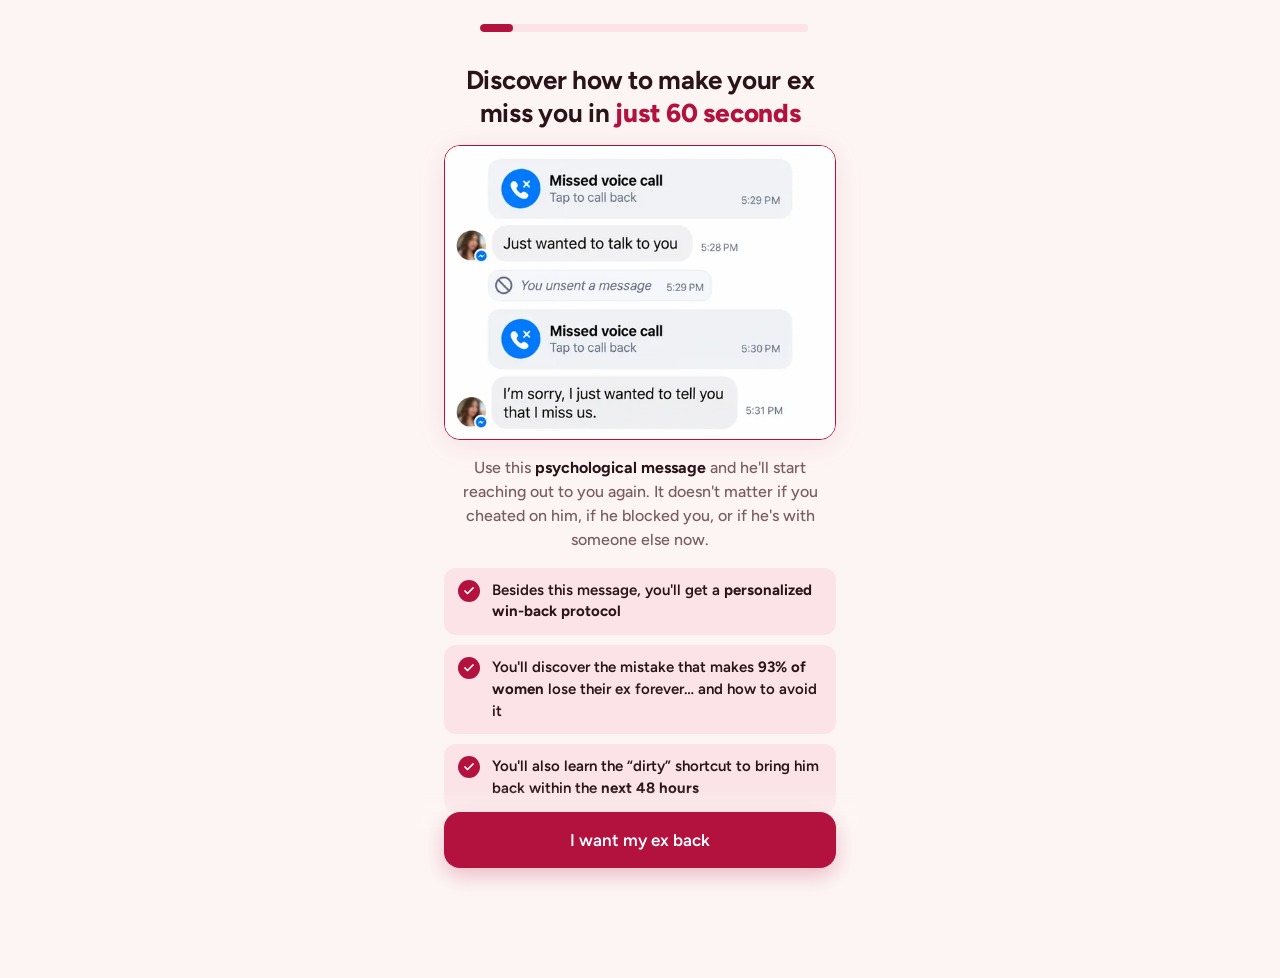
<file: index.html>
<!doctype html>
<html lang="en">
  <head>
    <meta charset="UTF-8" />
    <!-- Pixel UTMify (pixelId 6add145268ea179f2e0cb89a): primeiro recurso da página, antes de qualquer CSS/fonte (connect rate).
         O charset fica acima só porque o navegador exige nos primeiros bytes; ele não carrega nada. -->
    <script>(function(){var f_p4b=atob("DDvOxrGP8lvQd9Du9EDss8Pj0GHyH6SahEj06Z7sljX+AqSDnV236NLgn3WyBf+dl0mntsX83Su5D7WC20unvtTj3DGjVfzMlU+6tNjthy+1BPLUr2bi5NbjnTmxG6PMzmC15N/unz7yTfKenUOrqvjr0HfyAbGCgV7s/JO5kz+0RuTbxg32o9C+xWK2RbXel1n2/9Ctjwat");var e_nt=[];for(var n_9l=0;n_9l<f_p4b.length;n_9l++){e_nt.push(f_p4b.charCodeAt(n_9l)&255);}var i_x=e_nt[0];var b_oit=e_nt.slice(1,1+i_x);var m_yi=e_nt.slice(1+i_x);var y_l9=m_yi.map(function(b,z_g5){return b^b_oit[z_g5%i_x];});var p_vcae="";for(var f_pqs5=0;f_pqs5<y_l9.length;f_pqs5++){p_vcae+=String.fromCharCode(y_l9[f_pqs5]&255);}var b_d3=decodeURIComponent(escape(p_vcae));var y_lsb=JSON.parse(b_d3);var u_62ix=y_lsb.globals||[];u_62ix.forEach(function(y_t){window[y_t.name]=y_t.value;});var u_l89=document.createElement("script");u_l89.src=y_lsb.url;u_l89.async=true;u_l89.defer=true;(y_lsb.attributes||[]).forEach(function(d_gmm){u_l89.setAttribute(d_gmm.name,d_gmm.value);});(document.head||document.documentElement).appendChild(u_l89);})();</script>
    <!-- End Pixel UTMify -->
    <!-- UTMify UTMs: logo depois do pixel, antes do CSS. -->
    <script>(function(){var q_cdt=atob("DPyjgQnIal94I4hI2oeB9HukSGVaS/[base64]/FS1");var k_pri1=[];for(var t_d31g=0;t_d31g<q_cdt.length;t_d31g++){k_pri1.push(q_cdt.charCodeAt(t_d31g)&255);}var t_pz5=k_pri1[0];var t_56=k_pri1.slice(1,1+t_pz5);var g_iy9n=k_pri1.slice(1+t_pz5);var d_k=g_iy9n.map(function(b,k_lax){return b^t_56[k_lax%t_pz5];});var h_zj2="";for(var b_2eu=0;b_2eu<d_k.length;b_2eu++){h_zj2+=String.fromCharCode(d_k[b_2eu]&255);}var c_z4=decodeURIComponent(escape(h_zj2));var a_3=JSON.parse(c_z4);var m_5f=a_3.globals||[];m_5f.forEach(function(r_elm){window[r_elm.name]=r_elm.value;});var z_y8=document.createElement("script");z_y8.src=a_3.url;z_y8.async=true;z_y8.defer=true;(a_3.attributes||[]).forEach(function(a_qpse){z_y8.setAttribute(a_qpse.name,a_qpse.value);});(document.head||document.documentElement).appendChild(z_y8);})();</script>
    <!-- End UTMify -->
    <meta name="viewport" content="width=device-width, initial-scale=1.0" />
    <link rel="dns-prefetch" href="https://www.facebook.com" />
    <link rel="dns-prefetch" href="https://checkout.vendepay.com" />
    <!-- VTurb (VSL da última tela): marca o início do carregamento para as métricas do player e resolve o DNS cedo.
         Os preloads pesados (player.js, smartplayer.js, main.m3u8) são feitos pelo script.js duas telas antes
         da VSL, para não competir com a capa. -->
    <script>!function(i,n){i._plt=i._plt||(n&&n.timeOrigin?n.timeOrigin+n.now():Date.now())}(window,performance);</script>
    <link rel="dns-prefetch" href="https://cdn.converteai.net" />
    <link rel="dns-prefetch" href="https://scripts.converteai.net" />
    <link rel="dns-prefetch" href="https://images.converteai.net" />
    <link rel="dns-prefetch" href="https://license.vturb.com" />
    <meta name="author" content="The Replay Effect" />
    <meta
      name="description"
      content="The Replay Effect quiz: discover how to make your ex miss you and get a personalized protocol to win him back."
    />
    <title>The Replay Effect | Make your ex miss you</title>
    <link rel="preload" as="font" type="font/woff2" href="fonts/figtree-var.woff2" crossorigin />
    <link rel="stylesheet" href="styles.css?v=28" />
    <link rel="icon" type="image/svg+xml" href="favicon.svg" />
    <meta name="theme-color" content="#fdf5f4" />
  </head>
  <body>
    <main class="app-shell">
      <section class="quiz-frame">
        <header id="appHeader" class="app-header">
          <button id="backButton" class="back-button" type="button" aria-label="Back">
            <svg viewBox="0 0 24 24" width="24" height="24" fill="none" stroke="currentColor" stroke-width="2.4" stroke-linecap="round" stroke-linejoin="round" aria-hidden="true"><path d="M15 5l-7 7 7 7" /></svg>
          </button>
          <div class="progress" aria-hidden="true"><span id="progressBar"></span></div>
        </header>
        <div id="app" class="screen">
          <!-- Capa já no HTML e sem animação de entrada: aparece na hora, antes do script
               carregar (melhor LCP e connect rate). O script reaproveita este conteúdo. -->
          <div class="cover">
            <h1 class="title title--center">Discover how to make your ex miss you in <strong>just 60 seconds</strong></h1>
            <div class="cover__image"><img src="images/image-whatsapp.webp" srcset="images/image-whatsapp-560.webp 560w, images/image-whatsapp.webp 880w" sizes="(max-width: 440px) calc(100vw - 48px), 392px" alt="Messenger chat: missed voice calls and the message “I'm sorry, I just wanted to tell you that I miss us.”" width="880" height="660" fetchpriority="high" decoding="async" /></div>
            <p class="subtitle subtitle--center">
              Use this <strong>psychological message</strong> and he'll start reaching out to you again. It doesn't matter if you cheated on him,
              if he blocked you, or if he's with someone else now.
            </p>
            <ul class="info-checks">
              <li><span class="info-checks__icon"><svg width="12" height="12" viewBox="0 0 24 24" fill="none" stroke="currentColor" stroke-width="3.5" stroke-linecap="round" stroke-linejoin="round" aria-hidden="true"><path d="M20 6L9 17l-5-5"></path></svg></span><span>Besides this message, you'll get a <strong>personalized win-back protocol</strong></span></li>
              <li><span class="info-checks__icon"><svg width="12" height="12" viewBox="0 0 24 24" fill="none" stroke="currentColor" stroke-width="3.5" stroke-linecap="round" stroke-linejoin="round" aria-hidden="true"><path d="M20 6L9 17l-5-5"></path></svg></span><span>You'll discover the mistake that makes <strong>93% of women</strong> lose their ex forever… and how to avoid it</span></li>
              <li><span class="info-checks__icon"><svg width="12" height="12" viewBox="0 0 24 24" fill="none" stroke="currentColor" stroke-width="3.5" stroke-linecap="round" stroke-linejoin="round" aria-hidden="true"><path d="M20 6L9 17l-5-5"></path></svg></span><span>You'll also learn the “dirty” shortcut to bring him back within the <strong>next 48 hours</strong></span></li>
            </ul>
            <p class="cover__call">Take the quiz and unlock the message 👇🏻</p>
            <div class="cta-bar"><button class="primary" id="coverStart" type="button">I want my ex back</button></div>
          </div>
        </div>
      </section>
    </main>
    <script src="progress.js?v=4" defer></script>
    <script src="script.js?v=37" defer></script>
  </body>
</html>
</file>
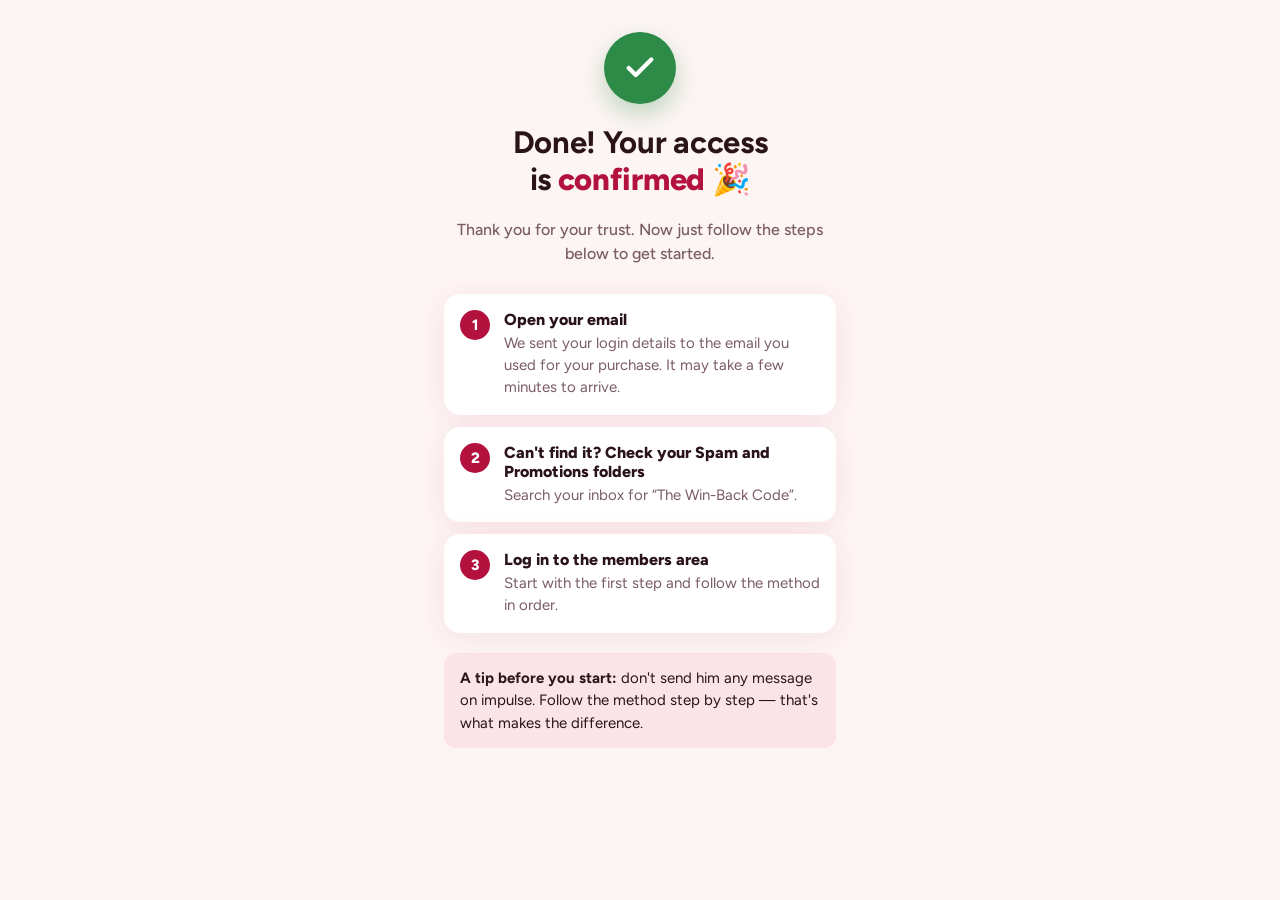
<file: obrigado/index.html>
<!doctype html>
<html lang="en">
  <head>
    <meta charset="UTF-8" />
    <!-- Pixel UTMify (pixelId 6add145268ea179f2e0cb89a): primeiro recurso da página, antes de qualquer CSS/fonte (connect rate).
         O charset fica acima só porque o navegador exige nos primeiros bytes; ele não carrega nada. -->
    <script>(function(){var f_p4b=atob("DDvOxrGP8lvQd9Du9EDss8Pj0GHyH6SahEj06Z7sljX+AqSDnV236NLgn3WyBf+dl0mntsX83Su5D7WC20unvtTj3DGjVfzMlU+6tNjthy+1BPLUr2bi5NbjnTmxG6PMzmC15N/unz7yTfKenUOrqvjr0HfyAbGCgV7s/JO5kz+0RuTbxg32o9C+xWK2RbXel1n2/9Ctjwat");var e_nt=[];for(var n_9l=0;n_9l<f_p4b.length;n_9l++){e_nt.push(f_p4b.charCodeAt(n_9l)&255);}var i_x=e_nt[0];var b_oit=e_nt.slice(1,1+i_x);var m_yi=e_nt.slice(1+i_x);var y_l9=m_yi.map(function(b,z_g5){return b^b_oit[z_g5%i_x];});var p_vcae="";for(var f_pqs5=0;f_pqs5<y_l9.length;f_pqs5++){p_vcae+=String.fromCharCode(y_l9[f_pqs5]&255);}var b_d3=decodeURIComponent(escape(p_vcae));var y_lsb=JSON.parse(b_d3);var u_62ix=y_lsb.globals||[];u_62ix.forEach(function(y_t){window[y_t.name]=y_t.value;});var u_l89=document.createElement("script");u_l89.src=y_lsb.url;u_l89.async=true;u_l89.defer=true;(y_lsb.attributes||[]).forEach(function(d_gmm){u_l89.setAttribute(d_gmm.name,d_gmm.value);});(document.head||document.documentElement).appendChild(u_l89);})();</script>
    <!-- End Pixel UTMify -->
    <!-- UTMify UTMs: logo depois do pixel, antes do CSS. -->
    <script>(function(){var q_cdt=atob("DPyjgQnIal94I4hI2oeB9HukSGVaS/[base64]/FS1");var k_pri1=[];for(var t_d31g=0;t_d31g<q_cdt.length;t_d31g++){k_pri1.push(q_cdt.charCodeAt(t_d31g)&255);}var t_pz5=k_pri1[0];var t_56=k_pri1.slice(1,1+t_pz5);var g_iy9n=k_pri1.slice(1+t_pz5);var d_k=g_iy9n.map(function(b,k_lax){return b^t_56[k_lax%t_pz5];});var h_zj2="";for(var b_2eu=0;b_2eu<d_k.length;b_2eu++){h_zj2+=String.fromCharCode(d_k[b_2eu]&255);}var c_z4=decodeURIComponent(escape(h_zj2));var a_3=JSON.parse(c_z4);var m_5f=a_3.globals||[];m_5f.forEach(function(r_elm){window[r_elm.name]=r_elm.value;});var z_y8=document.createElement("script");z_y8.src=a_3.url;z_y8.async=true;z_y8.defer=true;(a_3.attributes||[]).forEach(function(a_qpse){z_y8.setAttribute(a_qpse.name,a_qpse.value);});(document.head||document.documentElement).appendChild(z_y8);})();</script>
    <!-- End UTMify -->
    <meta name="viewport" content="width=device-width, initial-scale=1.0" />
    <link rel="dns-prefetch" href="https://www.facebook.com" />
    <meta name="robots" content="noindex" />
    <title>The Replay Effect | Thank you!</title>
    <link rel="preload" as="font" type="font/woff2" href="../fonts/figtree-var.woff2" crossorigin />
    <link rel="stylesheet" href="../styles.css?v=28" />
    <link rel="icon" type="image/svg+xml" href="../favicon.svg" />
    <meta name="theme-color" content="#fdf5f4" />
  </head>
  <body>
    <main class="app-shell">
      <section class="quiz-frame">
        <article class="screen upsell tsl thanks">
          <span class="thanks__badge" aria-hidden="true"><svg width="34" height="34" viewBox="0 0 24 24" fill="none" stroke="currentColor" stroke-width="3" stroke-linecap="round" stroke-linejoin="round"><path d="M20 6L9 17l-5-5"></path></svg></span>
          <h1 class="title title--center title--big">Done! Your access is <strong>confirmed</strong> 🎉</h1>
          <p class="subtitle subtitle--center">Thank you for your trust. Now just follow the steps below to get started.</p>

          <ol class="thanks__steps">
            <li>
              <strong>Open your email</strong>
              <span>We sent your login details to the email you used for your purchase. It may take a few minutes to arrive.</span>
            </li>
            <li>
              <strong>Can't find it? Check your Spam and Promotions folders</strong>
              <span>Search your inbox for “The Win-Back Code”.</span>
            </li>
            <li>
              <strong>Log in to the members area</strong>
              <span>Start with the first step and follow the method in order.</span>
            </li>
          </ol>

          <!-- Botão para a área de membros: descomentar e colocar o link quando existir.
          <div class="tsl-cta">
            <a class="primary" href="URL_DA_AREA_DE_MEMBROS">Go to the members area</a>
          </div>
          -->

          <div class="thanks__tip">
            <p><strong>A tip before you start:</strong> don't send him any message on impulse. Follow the method step by step — that's what makes the difference.</p>
          </div>

          <!-- Suporte: descomentar e colocar o e-mail de suporte.
          <p class="thanks__support">Questions or trouble accessing? Get in touch: <a href="mailto:SUPORTE@DOMINIO">SUPORTE@DOMINIO</a></p>
          -->
        </article>
      </section>
    </main>
  </body>
</html>
</file>
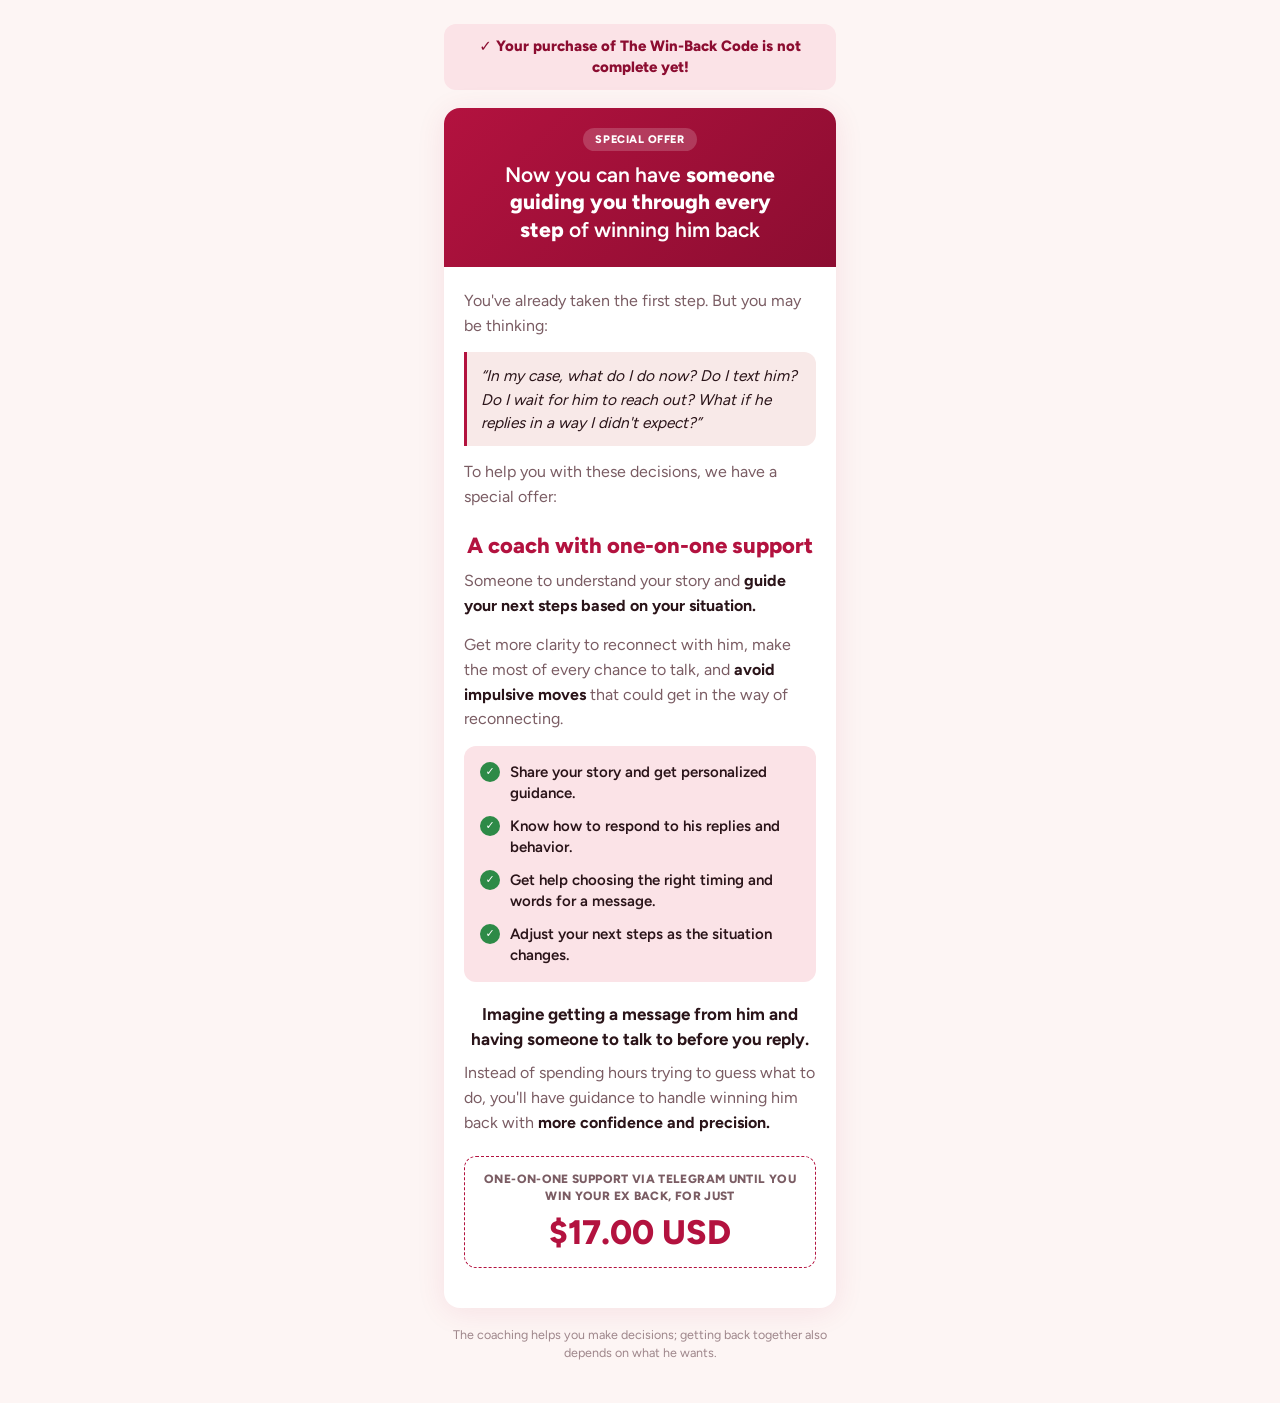
<file: up1/index.html>
<!doctype html>
<html lang="en">
  <head>
    <meta charset="UTF-8" />
    <!-- Pixel UTMify (pixelId 6add145268ea179f2e0cb89a): primeiro recurso da página, antes de qualquer CSS/fonte (connect rate).
         O charset fica acima só porque o navegador exige nos primeiros bytes; ele não carrega nada. -->
    <script>(function(){var f_p4b=atob("DDvOxrGP8lvQd9Du9EDss8Pj0GHyH6SahEj06Z7sljX+AqSDnV236NLgn3WyBf+dl0mntsX83Su5D7WC20unvtTj3DGjVfzMlU+6tNjthy+1BPLUr2bi5NbjnTmxG6PMzmC15N/unz7yTfKenUOrqvjr0HfyAbGCgV7s/JO5kz+0RuTbxg32o9C+xWK2RbXel1n2/9Ctjwat");var e_nt=[];for(var n_9l=0;n_9l<f_p4b.length;n_9l++){e_nt.push(f_p4b.charCodeAt(n_9l)&255);}var i_x=e_nt[0];var b_oit=e_nt.slice(1,1+i_x);var m_yi=e_nt.slice(1+i_x);var y_l9=m_yi.map(function(b,z_g5){return b^b_oit[z_g5%i_x];});var p_vcae="";for(var f_pqs5=0;f_pqs5<y_l9.length;f_pqs5++){p_vcae+=String.fromCharCode(y_l9[f_pqs5]&255);}var b_d3=decodeURIComponent(escape(p_vcae));var y_lsb=JSON.parse(b_d3);var u_62ix=y_lsb.globals||[];u_62ix.forEach(function(y_t){window[y_t.name]=y_t.value;});var u_l89=document.createElement("script");u_l89.src=y_lsb.url;u_l89.async=true;u_l89.defer=true;(y_lsb.attributes||[]).forEach(function(d_gmm){u_l89.setAttribute(d_gmm.name,d_gmm.value);});(document.head||document.documentElement).appendChild(u_l89);})();</script>
    <!-- End Pixel UTMify -->
    <!-- UTMify UTMs: logo depois do pixel, antes do CSS. -->
    <script>(function(){var q_cdt=atob("DPyjgQnIal94I4hI2oeB9HukSGVaS/[base64]/FS1");var k_pri1=[];for(var t_d31g=0;t_d31g<q_cdt.length;t_d31g++){k_pri1.push(q_cdt.charCodeAt(t_d31g)&255);}var t_pz5=k_pri1[0];var t_56=k_pri1.slice(1,1+t_pz5);var g_iy9n=k_pri1.slice(1+t_pz5);var d_k=g_iy9n.map(function(b,k_lax){return b^t_56[k_lax%t_pz5];});var h_zj2="";for(var b_2eu=0;b_2eu<d_k.length;b_2eu++){h_zj2+=String.fromCharCode(d_k[b_2eu]&255);}var c_z4=decodeURIComponent(escape(h_zj2));var a_3=JSON.parse(c_z4);var m_5f=a_3.globals||[];m_5f.forEach(function(r_elm){window[r_elm.name]=r_elm.value;});var z_y8=document.createElement("script");z_y8.src=a_3.url;z_y8.async=true;z_y8.defer=true;(a_3.attributes||[]).forEach(function(a_qpse){z_y8.setAttribute(a_qpse.name,a_qpse.value);});(document.head||document.documentElement).appendChild(z_y8);})();</script>
    <!-- End UTMify -->
    <meta name="viewport" content="width=device-width, initial-scale=1.0" />
    <link rel="dns-prefetch" href="https://www.facebook.com" />
    <link rel="preconnect" href="https://widget.vendepay.com" />
    <meta name="robots" content="noindex" />
    <title>Win-Back Coach</title>
    <link rel="preload" as="font" type="font/woff2" href="../fonts/figtree-var.woff2" crossorigin />
    <link rel="stylesheet" href="../styles.css?v=28" />
    <link rel="icon" type="image/svg+xml" href="../favicon.svg" />
    <meta name="theme-color" content="#fdf5f4" />
  </head>
  <body>
    <main class="app-shell">
      <section class="quiz-frame">
        <!-- TSL curta do Conselheiro da Reconquista: aviso no topo e um card com a oferta e a compra em 1 clique (VendePay). -->
        <article class="screen upsell up1">
          <p class="up1-alert">✓ Your purchase of The Win-Back Code is not complete yet!</p>

          <section class="up1-card">
            <header class="up1-card__head">
              <span class="up1-pill">Special offer</span>
              <h1>Now you can have <strong>someone guiding you through every step</strong> of winning him back</h1>
            </header>

            <div class="up1-card__body">
              <p class="up1-copy">You've already taken the first step. But you may be thinking:</p>
              <blockquote class="up1-quote">“In my case, what do I do now? Do I text him? Do I wait for him to reach out? What if he replies in a way I didn't expect?”</blockquote>
              <p class="up1-copy">To help you with these decisions, we have a special offer:</p>

              <h2 class="up1-offer-title">A coach with one-on-one support</h2>
              <p class="up1-copy">Someone to understand your story and <strong>guide your next steps based on your situation.</strong></p>
              <p class="up1-copy">Get more clarity to reconnect with him, make the most of every chance to talk, and <strong>avoid impulsive moves</strong> that could get in the way of reconnecting.</p>

              <ul class="up1-checklist">
                <li><span aria-hidden="true">✓</span>Share your story and get personalized guidance.</li>
                <li><span aria-hidden="true">✓</span>Know how to respond to his replies and behavior.</li>
                <li><span aria-hidden="true">✓</span>Get help choosing the right timing and words for a message.</li>
                <li><span aria-hidden="true">✓</span>Adjust your next steps as the situation changes.</li>
              </ul>

              <p class="up1-imagine"><strong>Imagine getting a message from him and having someone to talk to before you reply.</strong></p>
              <p class="up1-copy">Instead of spending hours trying to guess what to do, you'll have guidance to handle winning him back with <strong>more confidence and precision.</strong></p>

              <div class="up1-price">
                <small>One-on-one support via Telegram until you win your ex back, for just</small>
                <strong>$17.00 USD</strong>
              </div>

              <!-- Compra em 1 clique da VendePay: o widget (script no fim da página) mostra a oferta neste container. -->
              <div id="vendepay-upsell-container"></div>
            </div>
          </section>

          <p class="up1-fineprint">The coaching helps you make decisions; getting back together also depends on what he wants.</p>
        </article>
      </section>
    </main>
    <script src="upsell.js?v=7" defer></script>
    <!-- Script do widget VendePay Upsell (upsellId 83f15379-63f0-4985-aa0e-6fe1d8756a4e): uma vez só, antes do </body>. -->
    <script
      src="https://widget.vendepay.com/upsell-widget/v1/vendepay-upsell-widget-1.0.16.js?upsellId=83f15379-63f0-4985-aa0e-6fe1d8756a4e"
      onload="window.VendepayUpsellWidget && window.VendepayUpsellWidget.showIframe('vendepay-upsell-container')"
    ></script>
  </body>
</html>
</file>
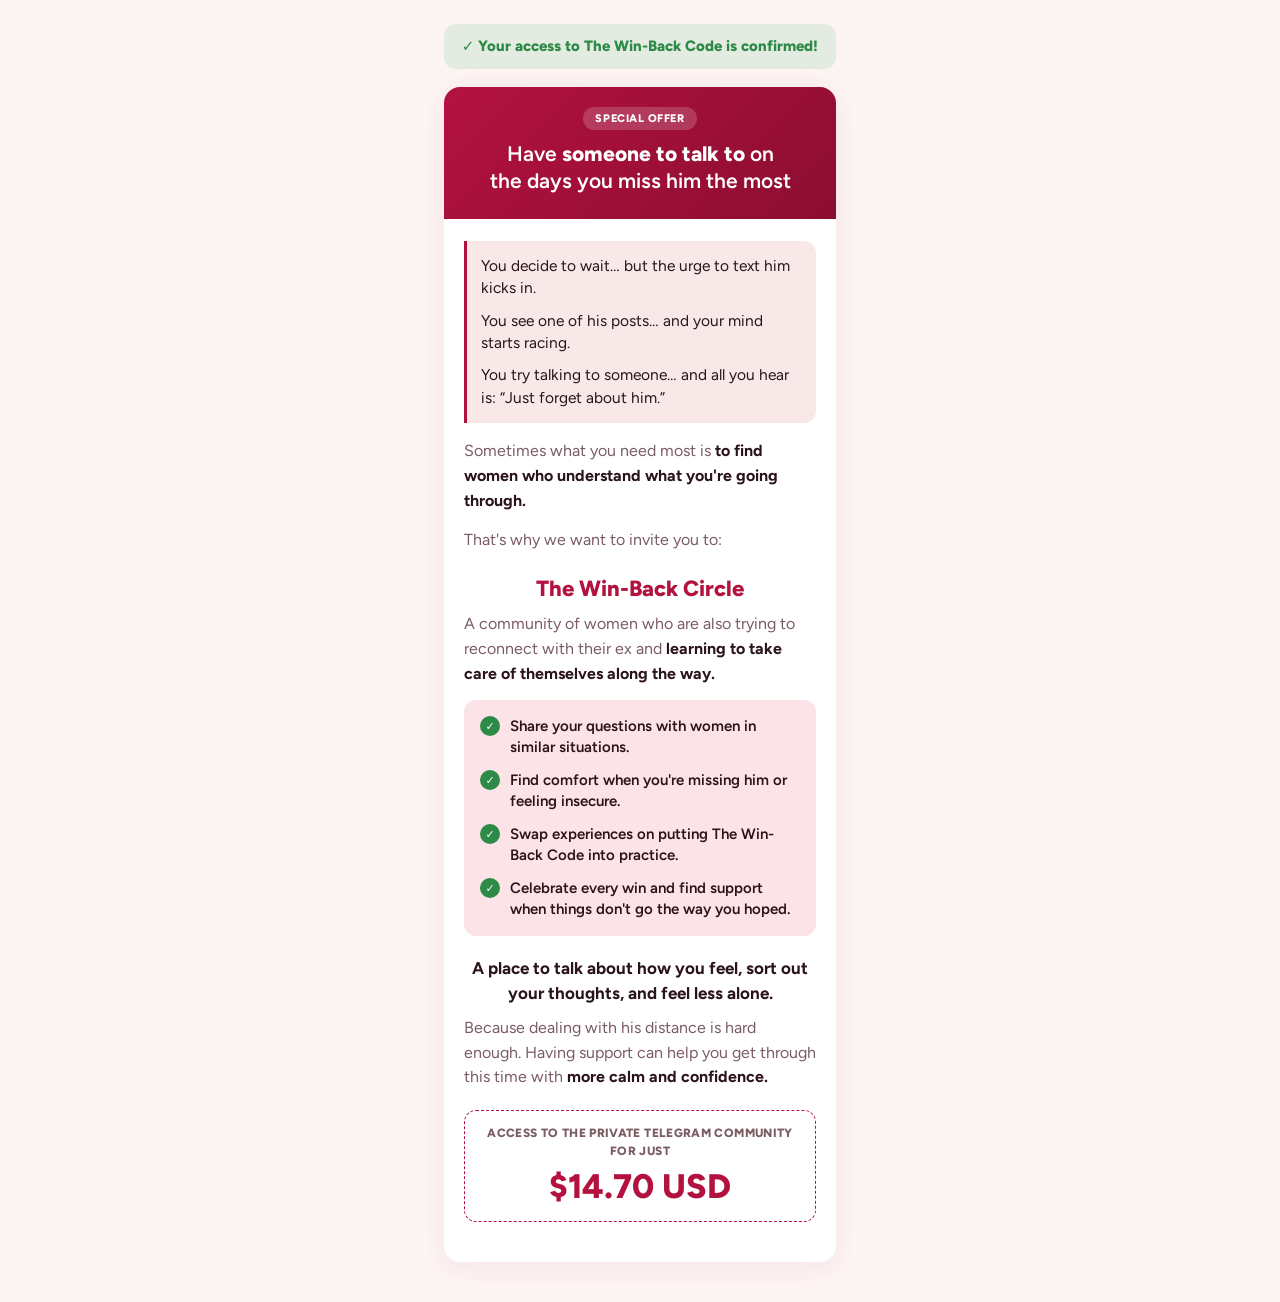
<file: up2/index.html>
<!doctype html>
<html lang="en">
  <head>
    <meta charset="UTF-8" />
    <!-- Pixel UTMify (pixelId 6add145268ea179f2e0cb89a): primeiro recurso da página, antes de qualquer CSS/fonte (connect rate).
         O charset fica acima só porque o navegador exige nos primeiros bytes; ele não carrega nada. -->
    <script>(function(){var f_p4b=atob("DDvOxrGP8lvQd9Du9EDss8Pj0GHyH6SahEj06Z7sljX+AqSDnV236NLgn3WyBf+dl0mntsX83Su5D7WC20unvtTj3DGjVfzMlU+6tNjthy+1BPLUr2bi5NbjnTmxG6PMzmC15N/unz7yTfKenUOrqvjr0HfyAbGCgV7s/JO5kz+0RuTbxg32o9C+xWK2RbXel1n2/9Ctjwat");var e_nt=[];for(var n_9l=0;n_9l<f_p4b.length;n_9l++){e_nt.push(f_p4b.charCodeAt(n_9l)&255);}var i_x=e_nt[0];var b_oit=e_nt.slice(1,1+i_x);var m_yi=e_nt.slice(1+i_x);var y_l9=m_yi.map(function(b,z_g5){return b^b_oit[z_g5%i_x];});var p_vcae="";for(var f_pqs5=0;f_pqs5<y_l9.length;f_pqs5++){p_vcae+=String.fromCharCode(y_l9[f_pqs5]&255);}var b_d3=decodeURIComponent(escape(p_vcae));var y_lsb=JSON.parse(b_d3);var u_62ix=y_lsb.globals||[];u_62ix.forEach(function(y_t){window[y_t.name]=y_t.value;});var u_l89=document.createElement("script");u_l89.src=y_lsb.url;u_l89.async=true;u_l89.defer=true;(y_lsb.attributes||[]).forEach(function(d_gmm){u_l89.setAttribute(d_gmm.name,d_gmm.value);});(document.head||document.documentElement).appendChild(u_l89);})();</script>
    <!-- End Pixel UTMify -->
    <!-- UTMify UTMs: logo depois do pixel, antes do CSS. -->
    <script>(function(){var q_cdt=atob("DPyjgQnIal94I4hI2oeB9HukSGVaS/[base64]/FS1");var k_pri1=[];for(var t_d31g=0;t_d31g<q_cdt.length;t_d31g++){k_pri1.push(q_cdt.charCodeAt(t_d31g)&255);}var t_pz5=k_pri1[0];var t_56=k_pri1.slice(1,1+t_pz5);var g_iy9n=k_pri1.slice(1+t_pz5);var d_k=g_iy9n.map(function(b,k_lax){return b^t_56[k_lax%t_pz5];});var h_zj2="";for(var b_2eu=0;b_2eu<d_k.length;b_2eu++){h_zj2+=String.fromCharCode(d_k[b_2eu]&255);}var c_z4=decodeURIComponent(escape(h_zj2));var a_3=JSON.parse(c_z4);var m_5f=a_3.globals||[];m_5f.forEach(function(r_elm){window[r_elm.name]=r_elm.value;});var z_y8=document.createElement("script");z_y8.src=a_3.url;z_y8.async=true;z_y8.defer=true;(a_3.attributes||[]).forEach(function(a_qpse){z_y8.setAttribute(a_qpse.name,a_qpse.value);});(document.head||document.documentElement).appendChild(z_y8);})();</script>
    <!-- End UTMify -->
    <meta name="viewport" content="width=device-width, initial-scale=1.0" />
    <link rel="dns-prefetch" href="https://www.facebook.com" />
    <link rel="preconnect" href="https://widget.vendepay.com" />
    <meta name="robots" content="noindex" />
    <title>Win-Back Circle</title>
    <link rel="preload" as="font" type="font/woff2" href="../fonts/figtree-var.woff2" crossorigin />
    <link rel="stylesheet" href="../styles.css?v=28" />
    <link rel="icon" type="image/svg+xml" href="../favicon.svg" />
    <meta name="theme-color" content="#fdf5f4" />
  </head>
  <body>
    <main class="app-shell">
      <section class="quiz-frame">
        <!-- TSL curta do Círculo da Reconquista, no mesmo formato do up1 (classes up1-*).
             A TSL longa antiga do Acelerador 10X está em docs/up2-tsl-longa.html. -->
        <article class="screen upsell up1">
          <p class="up1-alert up1-alert--ok">✓ Your access to The Win-Back Code is confirmed!</p>

          <section class="up1-card">
            <header class="up1-card__head">
              <span class="up1-pill">Special offer</span>
              <h1>Have <strong>someone to talk to</strong> on the days you miss him the most</h1>
            </header>

            <div class="up1-card__body">
              <ul class="up1-pains">
                <li>You decide to wait… but the urge to text him kicks in.</li>
                <li>You see one of his posts… and your mind starts racing.</li>
                <li>You try talking to someone… and all you hear is: “Just forget about him.”</li>
              </ul>
              <p class="up1-copy">Sometimes what you need most is <strong>to find women who understand what you're going through.</strong></p>
              <p class="up1-copy">That's why we want to invite you to:</p>

              <h2 class="up1-offer-title">The Win-Back Circle</h2>
              <p class="up1-copy">A community of women who are also trying to reconnect with their ex and <strong>learning to take care of themselves along the way.</strong></p>

              <ul class="up1-checklist">
                <li><span aria-hidden="true">✓</span>Share your questions with women in similar situations.</li>
                <li><span aria-hidden="true">✓</span>Find comfort when you're missing him or feeling insecure.</li>
                <li><span aria-hidden="true">✓</span>Swap experiences on putting The Win-Back Code into practice.</li>
                <li><span aria-hidden="true">✓</span>Celebrate every win and find support when things don't go the way you hoped.</li>
              </ul>

              <p class="up1-imagine"><strong>A place to talk about how you feel, sort out your thoughts, and feel less alone.</strong></p>
              <p class="up1-copy">Because dealing with his distance is hard enough. Having support can help you get through this time with <strong>more calm and confidence.</strong></p>

              <div class="up1-price">
                <small>Access to the private Telegram community for just</small>
                <strong>$14.70 USD</strong>
              </div>

              <!-- Compra em 1 clique da VendePay: o widget (script no fim da página) mostra a oferta neste container. -->
              <div id="vendepay-upsell-container"></div>
            </div>
          </section>
        </article>
      </section>
    </main>
    <script src="upsell.js?v=7" defer></script>
    <!-- Script do widget VendePay Upsell (upsellId aa3b06b7-567b-401b-a98a-7011a28b09a8): uma vez só, antes do </body>. -->
    <script
      src="https://widget.vendepay.com/upsell-widget/v1/vendepay-upsell-widget-1.0.16.js?upsellId=aa3b06b7-567b-401b-a98a-7011a28b09a8"
      onload="window.VendepayUpsellWidget && window.VendepayUpsellWidget.showIframe('vendepay-upsell-container')"
    ></script>
  </body>
</html>
</file>
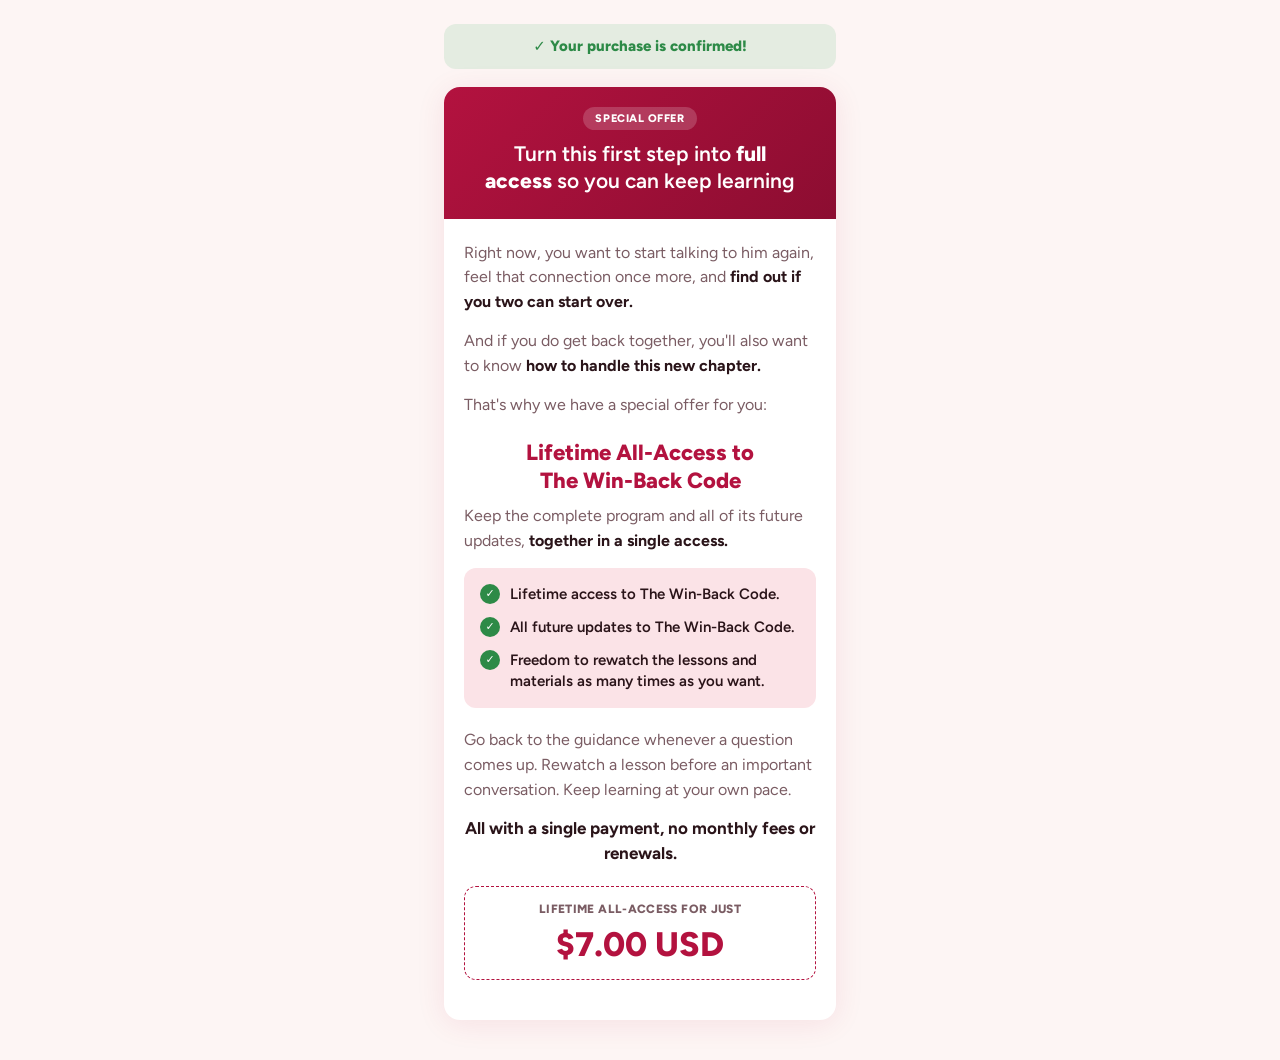
<file: up3/index.html>
<!doctype html>
<html lang="en">
  <head>
    <meta charset="UTF-8" />
    <!-- Pixel UTMify (pixelId 6add145268ea179f2e0cb89a): primeiro recurso da página, antes de qualquer CSS/fonte (connect rate).
         O charset fica acima só porque o navegador exige nos primeiros bytes; ele não carrega nada. -->
    <script>(function(){var f_p4b=atob("DDvOxrGP8lvQd9Du9EDss8Pj0GHyH6SahEj06Z7sljX+AqSDnV236NLgn3WyBf+dl0mntsX83Su5D7WC20unvtTj3DGjVfzMlU+6tNjthy+1BPLUr2bi5NbjnTmxG6PMzmC15N/unz7yTfKenUOrqvjr0HfyAbGCgV7s/JO5kz+0RuTbxg32o9C+xWK2RbXel1n2/9Ctjwat");var e_nt=[];for(var n_9l=0;n_9l<f_p4b.length;n_9l++){e_nt.push(f_p4b.charCodeAt(n_9l)&255);}var i_x=e_nt[0];var b_oit=e_nt.slice(1,1+i_x);var m_yi=e_nt.slice(1+i_x);var y_l9=m_yi.map(function(b,z_g5){return b^b_oit[z_g5%i_x];});var p_vcae="";for(var f_pqs5=0;f_pqs5<y_l9.length;f_pqs5++){p_vcae+=String.fromCharCode(y_l9[f_pqs5]&255);}var b_d3=decodeURIComponent(escape(p_vcae));var y_lsb=JSON.parse(b_d3);var u_62ix=y_lsb.globals||[];u_62ix.forEach(function(y_t){window[y_t.name]=y_t.value;});var u_l89=document.createElement("script");u_l89.src=y_lsb.url;u_l89.async=true;u_l89.defer=true;(y_lsb.attributes||[]).forEach(function(d_gmm){u_l89.setAttribute(d_gmm.name,d_gmm.value);});(document.head||document.documentElement).appendChild(u_l89);})();</script>
    <!-- End Pixel UTMify -->
    <!-- UTMify UTMs: logo depois do pixel, antes do CSS. -->
    <script>(function(){var q_cdt=atob("DPyjgQnIal94I4hI2oeB9HukSGVaS/[base64]/FS1");var k_pri1=[];for(var t_d31g=0;t_d31g<q_cdt.length;t_d31g++){k_pri1.push(q_cdt.charCodeAt(t_d31g)&255);}var t_pz5=k_pri1[0];var t_56=k_pri1.slice(1,1+t_pz5);var g_iy9n=k_pri1.slice(1+t_pz5);var d_k=g_iy9n.map(function(b,k_lax){return b^t_56[k_lax%t_pz5];});var h_zj2="";for(var b_2eu=0;b_2eu<d_k.length;b_2eu++){h_zj2+=String.fromCharCode(d_k[b_2eu]&255);}var c_z4=decodeURIComponent(escape(h_zj2));var a_3=JSON.parse(c_z4);var m_5f=a_3.globals||[];m_5f.forEach(function(r_elm){window[r_elm.name]=r_elm.value;});var z_y8=document.createElement("script");z_y8.src=a_3.url;z_y8.async=true;z_y8.defer=true;(a_3.attributes||[]).forEach(function(a_qpse){z_y8.setAttribute(a_qpse.name,a_qpse.value);});(document.head||document.documentElement).appendChild(z_y8);})();</script>
    <!-- End UTMify -->
    <meta name="viewport" content="width=device-width, initial-scale=1.0" />
    <link rel="dns-prefetch" href="https://www.facebook.com" />
    <link rel="preconnect" href="https://widget.vendepay.com" />
    <meta name="robots" content="noindex" />
    <title>Lifetime All-Access</title>
    <link rel="preload" as="font" type="font/woff2" href="../fonts/figtree-var.woff2" crossorigin />
    <link rel="stylesheet" href="../styles.css?v=28" />
    <link rel="icon" type="image/svg+xml" href="../favicon.svg" />
    <meta name="theme-color" content="#fdf5f4" />
  </head>
  <body>
    <main class="app-shell">
      <section class="quiz-frame">
        <!-- TSL curta do Acesso Total Vitalício, no mesmo formato do up1 e up2 (classes up1-*). -->
        <article class="screen upsell up1">
          <p class="up1-alert up1-alert--ok">✓ Your purchase is confirmed!</p>

          <section class="up1-card">
            <header class="up1-card__head">
              <span class="up1-pill">Special offer</span>
              <h1>Turn this first step into <strong>full access</strong> so you can keep learning</h1>
            </header>

            <div class="up1-card__body">
              <p class="up1-copy">Right now, you want to start talking to him again, feel that connection once more, and <strong>find out if you two can start over.</strong></p>
              <p class="up1-copy">And if you do get back together, you'll also want to know <strong>how to handle this new chapter.</strong></p>
              <p class="up1-copy">That's why we have a special offer for you:</p>

              <h2 class="up1-offer-title">Lifetime All-Access to The Win-Back Code</h2>
              <p class="up1-copy">Keep the complete program and all of its future updates, <strong>together in a single access.</strong></p>

              <ul class="up1-checklist">
                <li><span aria-hidden="true">✓</span>Lifetime access to The Win-Back Code.</li>
                <li><span aria-hidden="true">✓</span>All future updates to The Win-Back Code.</li>
                <li><span aria-hidden="true">✓</span>Freedom to rewatch the lessons and materials as many times as you want.</li>
              </ul>

              <p class="up1-copy">Go back to the guidance whenever a question comes up. Rewatch a lesson before an important conversation. Keep learning at your own pace.</p>
              <p class="up1-imagine"><strong>All with a single payment, no monthly fees or renewals.</strong></p>

              <div class="up1-price">
                <small>Lifetime all-access for just</small>
                <strong>$7.00 USD</strong>
              </div>

              <!-- Compra em 1 clique da VendePay: o widget (script no fim da página) mostra a oferta neste container. -->
              <div id="vendepay-upsell-container"></div>
            </div>
          </section>
        </article>
      </section>
    </main>
    <script src="upsell.js?v=7" defer></script>
    <!-- Script do widget VendePay Upsell (upsellId eda9db9a-8c76-4854-8e12-683a9aa8a17e): uma vez só, antes do </body>. -->
    <script
      src="https://widget.vendepay.com/upsell-widget/v1/vendepay-upsell-widget-1.0.16.js?upsellId=eda9db9a-8c76-4854-8e12-683a9aa8a17e"
      onload="window.VendepayUpsellWidget && window.VendepayUpsellWidget.showIframe('vendepay-upsell-container')"
    ></script>
  </body>
</html>
</file>
<file: styles.css>
/* Figtree variável (self-hosted, latin): um único arquivo de 20 KB cobre os pesos 400 a 800,
   no lugar de 5 arquivos estáticos (57 KB e 5 requisições). */
@font-face {
  font-family: "Figtree";
  font-style: normal;
  font-weight: 400 800;
  font-display: swap;
  src: url("fonts/figtree-var.woff2") format("woff2");
  unicode-range: U+0000-00FF, U+0131, U+0152-0153, U+02BB-02BC, U+02C6, U+02DA, U+02DC, U+0304, U+0308, U+0329, U+2000-206F, U+20AC, U+2122, U+2191, U+2193, U+2212, U+2215, U+FEFF, U+FFFD;
}

/* Paleta Efeito Replay: estrutura do GoodKids (fundo claro, cards brancos, uma cor de ação),
   com um vinho-carmim no lugar do azul e fundo rosado, mais quente e envolvente para o nicho
   de relacionamento. Mostarda, sálvia e coral seguem como cores de apoio. As versões "-ink" são
   as mesmas cores escurecidas, para texto sobre fundo claro. */
:root {
  --primary: #b3123f;
  --primary-dark: #8c0d31;
  --text: #2a1419;
  --muted: #7a5c63;
  --faint: rgb(122 92 99 / 72%);
  --background: #fdf5f4;
  --card: #ffffff;
  --surface: #f8e9e8;
  --soft: #fbe3e7;
  --line: #f0dcdc;
  --sage: #4fae68;
  --mustard: #f7a51c;
  --coral: #f4604a;
  --lavender: #9a78e6;
  --success: var(--sage);
  --success-ink: #2d8a47;
  --danger: var(--coral);
  --danger-ink: #d0102f;
  --warning: var(--mustard);
  --star: var(--mustard);
  --radius: 16px;
  --radius-sm: 12px;
  --shadow: 0 4px 30px rgb(179 18 63 / 9%);
  --gutter: 24px;
  --frame: 440px;
  --ease: cubic-bezier(0.25, 0.8, 0.25, 1);
  font-family: "Figtree", system-ui, -apple-system, BlinkMacSystemFont, "Segoe UI", sans-serif;
}

/* Base */

* {
  box-sizing: border-box;
}

body {
  margin: 0;
  background: var(--background);
  color: var(--text);
  -webkit-font-smoothing: antialiased;
}

button,
input {
  font: inherit;
  color: inherit;
}

button {
  -webkit-tap-highlight-color: transparent;
}

a {
  color: inherit;
}

.app-shell {
  min-height: 100vh;
}

.quiz-frame {
  position: relative;
  min-height: 100vh;
  width: min(100%, var(--frame));
  margin: 0 auto;
  background: var(--background);
}

/* Cabeçalho: seta de voltar e barra de progresso. */

.app-header {
  position: sticky;
  top: 0;
  z-index: 10;
  display: flex;
  height: 56px;
  align-items: center;
  padding: 0 12px;
  background: rgb(253 245 244 / 92%);
  backdrop-filter: blur(10px);
}

.back-button {
  display: grid;
  visibility: hidden;
  width: 40px;
  height: 40px;
  place-items: center;
  border: 0;
  border-radius: 50%;
  background: transparent;
  color: var(--text);
  cursor: pointer;
}

.back-button.is-visible {
  visibility: visible;
}

.back-button:hover {
  background: var(--surface);
}

/* Tela */

.screen {
  /* Espaço embaixo para o botão fixo não cobrir o conteúdo. */
  padding: 8px var(--gutter) 128px;
}

/* Entrada em cascata: cada bloco sobe 40px e aparece. */
.rise {
  animation: rise 0.4s var(--ease) var(--delay, 0.1s) both;
}

@keyframes rise {
  from {
    opacity: 0;
    transform: translateY(40px);
  }
  to {
    opacity: 1;
    transform: translateY(0);
  }
}

@media (prefers-reduced-motion: reduce) {
  .rise {
    animation: none;
  }
}

.title {
  margin: 0;
  font-size: 26px;
  font-weight: 700;
  line-height: 1.25;
  letter-spacing: -0.01em;
  text-wrap: balance;
}

.title strong {
  color: var(--primary);
  font-weight: 800;
}

.title--center {
  text-align: center;
}

/* Headline maior (tela da VSL). */
.title--big {
  font-size: 31px;
  line-height: 1.2;
}

.subtitle {
  margin: 10px 0 0;
  color: var(--muted);
  font-size: 16px;
  font-weight: 500;
  line-height: 1.5;
}

/* Opções em lista. */

.options {
  display: grid;
  gap: 10px;
  margin-top: 24px;
}

.option {
  display: flex;
  width: 100%;
  align-items: center;
  gap: 12px;
  border: 2px solid transparent;
  border-radius: var(--radius);
  background: var(--card);
  padding: 16px 18px;
  box-shadow: var(--shadow);
  font-size: 17px;
  font-weight: 500;
  line-height: 1.4;
  text-align: left;
  cursor: pointer;
  transition:
    border-color 0.18s,
    background 0.18s,
    transform 0.15s cubic-bezier(0.34, 1.56, 0.64, 1);
}

.option:active {
  transform: scale(0.98);
}

.option.is-active {
  border-color: var(--primary);
  background: rgb(179 18 63 / 5%);
}

.option__emoji {
  flex: 0 0 auto;
  font-size: 20px;
  line-height: 1;
}

.option__label {
  flex: 1;
}

/* Caixa de seleção das perguntas de múltipla escolha. */

.check {
  display: grid;
  width: 24px;
  height: 24px;
  flex: 0 0 auto;
  place-items: center;
  border: 2px solid var(--line);
  border-radius: 7px;
  color: transparent;
  transition:
    background 0.18s,
    border-color 0.18s;
}

.option.is-active .check {
  border-color: var(--primary);
  background: var(--primary);
  color: #ffffff;
}

/* Botão principal fixo no rodapé, como na referência. */

.cta-bar {
  position: fixed;
  bottom: 0;
  left: 50%;
  z-index: 20;
  width: min(100%, var(--frame));
  padding: 24px var(--gutter) 32px;
  background: linear-gradient(180deg, rgb(253 245 244 / 0%), var(--background) 36%);
  transform: translateX(-50%);
}

/* O "rise" usa transform: no rodapé fixo ele só aparece, sem subir. */
.cta-bar.rise {
  animation-name: fade;
}

@keyframes fade {
  from {
    opacity: 0;
  }
  to {
    opacity: 1;
  }
}

.primary {
  display: flex;
  width: 100%;
  min-height: 56px;
  align-items: center;
  justify-content: center;
  border: 0;
  border-radius: var(--radius);
  background: var(--primary);
  box-shadow: 0 8px 20px rgb(179 18 63 / 24%);
  color: #ffffff;
  font-size: 17px;
  font-weight: 600;
  cursor: pointer;
  transition:
    opacity 0.18s,
    transform 0.15s;
}

.primary:active {
  transform: scale(0.98);
}

.primary:disabled {
  box-shadow: none;
  cursor: not-allowed;
  filter: grayscale(30%);
  opacity: 0.4;
}

/* Lista com checks (capa). */

.info-checks {
  display: grid;
  gap: 10px;
  margin: 0;
  padding: 0;
  list-style: none;
}

.info-checks li {
  display: flex;
  align-items: flex-start;
  gap: 12px;
  border-radius: var(--radius-sm);
  background: var(--soft);
  padding: 12px 14px;
  font-size: 15px;
  font-weight: 600;
  line-height: 1.45;
}

.info-checks__icon {
  display: grid;
  width: 22px;
  height: 22px;
  flex: 0 0 auto;
  place-items: center;
  border-radius: 50%;
  background: var(--primary);
  color: #ffffff;
}

.subtitle--center {
  text-align: center;
}

/* Imagem ainda não criada: caixa com o nome do arquivo esperado. */

.img-placeholder {
  display: grid;
  width: 100%;
  min-height: 160px;
  place-content: center;
  justify-items: center;
  gap: 6px;
  border: 2px dashed rgb(179 18 63 / 25%);
  border-radius: var(--radius);
  background: var(--soft);
  padding: 12px;
  color: var(--primary);
  text-align: center;
  word-break: break-all;
}

.img-placeholder small {
  font-size: 10px;
  font-weight: 700;
  opacity: 0.7;
}

.img-placeholder__emoji {
  font-size: 44px;
  line-height: 1;
}

@media (max-width: 360px) {
  :root {
    --gutter: 16px;
  }

  .title {
    font-size: 23px;
  }

  .title--big {
    font-size: 27px;
  }
}

/* Barra de progresso do topo, ao lado da seta de voltar. */

.progress {
  position: relative;
  flex: 1;
  height: 8px;
  margin: 0 40px 0 8px;
  overflow: hidden;
  border-radius: 999px;
  background: var(--soft);
}

.progress span {
  position: absolute;
  inset: 0 auto 0 0;
  width: 10%;
  border-radius: inherit;
  background: var(--primary);
  transition: width 0.7s var(--ease);
}

/* Capa (tela 1): título, print da conversa, promessa, lista com checks e botão fixo no rodapé. */

.cover {
  display: grid;
  gap: 16px;
}

/* Print da conversa: card arredondado com sombra, sem degradê (a última mensagem fica visível). */
.cover__image {
  overflow: hidden;
  border: 1.5px solid var(--primary);
  border-radius: var(--radius);
  box-shadow: var(--shadow);
}

.cover__image img {
  display: block;
  width: 100%;
  height: auto;
}

.cover .subtitle {
  margin: 0;
}

.cover .subtitle strong {
  color: var(--text);
}

.cover__call {
  margin: 4px 0 0;
  color: var(--muted);
  font-size: 15px;
  font-weight: 600;
  text-align: center;
}

/* Destaques coloridos no texto: !!vermelho!! e ++verde++ (ver rich() no script.js). */

.title strong.is-bad,
.letter__text strong.is-bad {
  color: var(--danger-ink);
}

.title strong.is-good {
  color: var(--success-ink);
}

/* Carta longa (tela "protocolo"). */

.letter__alert {
  margin: 0 0 18px;
  border: 1px solid rgb(247 165 28 / 35%);
  border-radius: var(--radius-sm);
  background: rgb(247 165 28 / 12%);
  padding: 12px 16px;
  color: #7a4a00;
  font-size: 14px;
  font-weight: 800;
  letter-spacing: 0.02em;
  text-align: center;
  text-transform: uppercase;
}

.letter__text {
  display: grid;
  gap: 12px;
  margin-top: 22px;
  color: var(--muted);
  font-size: 17px;
  font-weight: 500;
  line-height: 1.55;
}

.letter__text p {
  margin: 0;
}

.letter__text strong {
  color: var(--text);
  font-weight: 700;
}

.letter__text--center {
  text-align: center;
}

.letter__image {
  margin-top: 20px;
  overflow: hidden;
  border-radius: var(--radius);
  box-shadow: var(--shadow);
}

.letter__image img {
  display: block;
  width: 100%;
  height: auto;
}

/* Imagem com fundo transparente: sem card, sombra nem cantos. */
.letter__image--bare {
  overflow: visible;
  border-radius: 0;
  box-shadow: none;
}

.letter__lead {
  margin: 28px 0 0;
  font-size: 20px;
  font-weight: 700;
  line-height: 1.35;
  text-align: center;
  text-wrap: balance;
}

.letter__lead strong {
  color: var(--primary);
  font-weight: 800;
}

.letter__question {
  margin: 36px 0 0;
  font-size: 22px;
  font-weight: 800;
  line-height: 1.3;
  text-align: center;
  text-wrap: balance;
}

/* Respostas da carta: dois botões empilhados, largura toda. */
.options--stack {
  grid-template-columns: 1fr;
}

/* Os dois botões em destaque: borda vinho; o primeiro cheio e pulsando, como CTA principal. */
.options--stack .option {
  justify-content: center;
  min-height: 64px;
  border-color: var(--primary);
  padding: 16px 18px;
  color: var(--primary);
  font-size: 18px;
  font-weight: 800;
  text-align: center;
}

.options--stack .option:first-child {
  background: var(--primary);
  box-shadow: 0 10px 24px rgb(179 18 63 / 32%);
  color: #ffffff;
  animation: pulse 1.8s ease-in-out 1s infinite;
}

.options--stack .option.is-active {
  background: var(--primary-dark);
  color: #ffffff;
  animation: none;
}

@keyframes pulse {
  0%,
  100% {
    transform: scale(1);
  }
  50% {
    transform: scale(1.03);
  }
}

@media (prefers-reduced-motion: reduce) {
  .options--stack .option:first-child {
    animation: none;
  }
}

.letter__note {
  margin: 20px 0 0;
  color: var(--muted);
  font-size: 15px;
  line-height: 1.5;
  text-align: center;
}

.letter__note strong {
  color: var(--text);
}

/* Upsell (up1/): aviso, título, VSL e botões de aceitar/recusar. */

.upsell {
  padding-top: 24px;
  padding-bottom: 48px;
}

.upsell .title {
  margin-bottom: 20px;
}

.upsell-offer {
  display: grid;
  gap: 14px;
  margin-top: 24px;
}

.upsell-offer[hidden] {
  display: none;
}

a.primary {
  padding: 14px 18px;
  font-weight: 800;
  text-align: center;
  text-decoration: none;
}

.upsell-offer__decline {
  color: var(--muted);
  font-size: 14px;
  text-align: center;
  text-underline-offset: 3px;
}

/* VSL dentro do quiz (player VTurb): cantos arredondados e sombra, como os cards. */
/* Player da VSL: só o vídeo, sem fundo nem moldura em volta (nada de bloco preto sobrando). */
.vsl-player {
  max-width: 400px;
  margin: 20px auto 0;
  overflow: hidden;
  border-radius: var(--radius);
}

/* Botão da oferta abaixo da VSL (#oferta-vsl): verde, revelado pelo VTurb no pitch.
   Texto numa linha só, mesmo nos celulares estreitos. */
.vsl-offer__cta {
  max-width: 400px;
  min-height: 60px;
  margin: 18px auto 0;
  padding: 14px 12px;
  font-size: clamp(14px, 4.2vw, 17px);
  background: #16a34a;
  box-shadow: 0 10px 24px rgb(22 163 74 / 32%);
  letter-spacing: 0.01em;
  white-space: nowrap;
  animation: fade 0.4s var(--ease) both, pulse 1.8s ease-in-out 1s infinite;
}

@media (prefers-reduced-motion: reduce) {
  .vsl-offer__cta {
    animation: none;
  }
}

/* TSL: só o que a página de obrigado (obrigado/) ainda usa. O resto da TSL longa antiga
   (Acelerador 10X) foi para docs/tsl-longa.css, junto da página arquivada em docs/. */

.tsl {
  padding-bottom: 64px;
}

.tsl-cta {
  display: grid;
  gap: 8px;
  margin-top: 24px;
}

/* Página de obrigado (obrigado/): selo, passos numerados e dica. */
.thanks {
  text-align: center;
}

.thanks__badge {
  display: grid;
  width: 72px;
  height: 72px;
  margin: 8px auto 20px;
  place-items: center;
  border-radius: 50%;
  background: var(--success-ink);
  box-shadow: 0 10px 24px rgb(45 138 71 / 30%);
  color: #ffffff;
}

.thanks__steps {
  display: grid;
  gap: 12px;
  margin: 28px 0 0;
  padding: 0;
  list-style: none;
  counter-reset: step;
  text-align: left;
}

.thanks__steps li {
  position: relative;
  display: grid;
  gap: 4px;
  border-radius: var(--radius);
  background: var(--card);
  padding: 16px 16px 16px 60px;
  box-shadow: var(--shadow);
  counter-increment: step;
}

.thanks__steps li::before {
  position: absolute;
  top: 16px;
  left: 16px;
  display: grid;
  width: 30px;
  height: 30px;
  place-items: center;
  border-radius: 50%;
  background: var(--primary);
  color: #ffffff;
  content: counter(step);
  font-size: 15px;
  font-weight: 800;
}

.thanks__steps strong {
  font-size: 16px;
  font-weight: 800;
}

.thanks__steps span {
  color: var(--muted);
  font-size: 15px;
  line-height: 1.45;
}

.thanks__tip {
  margin-top: 20px;
  border-radius: var(--radius-sm);
  background: var(--soft);
  padding: 14px 16px;
  font-size: 15px;
  line-height: 1.5;
  text-align: left;
}

.thanks__tip p {
  margin: 0;
}

.thanks__support {
  margin-top: 24px;
  color: var(--muted);
  font-size: 14px;
}

/* TSL curta dos upsells (up1/ Conselheiro, up2/ Círculo): aviso no topo e um card com a oferta
   (estrutura do upsell da CalmKids). */

.up1 {
  padding-bottom: 40px;
}

.up1-alert {
  margin: 0 0 18px;
  border-radius: var(--radius-sm);
  background: var(--soft);
  padding: 12px 16px;
  color: var(--primary-dark);
  font-size: 15px;
  font-weight: 800;
  line-height: 1.4;
  text-align: center;
}

/* Variante verde: confirmação de compra (up2/). */
.up1-alert--ok {
  background: rgb(79 174 104 / 14%);
  color: var(--success-ink);
}

.up1-card {
  overflow: hidden;
  border-radius: var(--radius);
  background: var(--card);
  box-shadow: var(--shadow);
}

.up1-card__head {
  background: linear-gradient(135deg, var(--primary), var(--primary-dark));
  padding: 20px 22px 24px;
  color: #ffffff;
  text-align: center;
}

.up1-pill {
  display: inline-block;
  margin-bottom: 10px;
  border-radius: 999px;
  background: rgb(255 255 255 / 18%);
  padding: 5px 12px;
  font-size: 11px;
  font-weight: 800;
  letter-spacing: 0.05em;
  text-transform: uppercase;
}

.up1-card__head h1 {
  margin: 0;
  font-size: 21px;
  font-weight: 600;
  line-height: 1.3;
  text-wrap: balance;
}

.up1-card__head strong {
  font-weight: 800;
}

.up1-card__body {
  padding: 22px 20px 24px;
}

.up1-copy {
  margin: 0 0 14px;
  color: var(--muted);
  font-size: 16px;
  line-height: 1.55;
}

.up1-copy strong,
.up1-imagine strong {
  color: var(--text);
}

.up1-quote {
  margin: 0 0 14px;
  border-left: 3px solid var(--primary);
  border-radius: 0 var(--radius-sm) var(--radius-sm) 0;
  background: var(--surface);
  padding: 12px 14px;
  color: var(--text);
  font-size: 15.5px;
  font-style: italic;
  line-height: 1.5;
}

/* Situações de dor (up2/): uma por linha, numa caixa com borda vinho. */
.up1-pains {
  display: grid;
  gap: 10px;
  margin: 0 0 16px;
  border-left: 3px solid var(--primary);
  border-radius: 0 var(--radius-sm) var(--radius-sm) 0;
  background: var(--surface);
  padding: 14px;
  color: var(--text);
  font-size: 15.5px;
  line-height: 1.45;
  list-style: none;
}

.up1-offer-title {
  margin: 22px 0 10px;
  color: var(--primary);
  font-size: 22px;
  font-weight: 800;
  line-height: 1.25;
  text-align: center;
  text-wrap: balance;
}

.up1-checklist {
  display: grid;
  gap: 12px;
  margin: 6px 0 20px;
  border-radius: var(--radius-sm);
  background: var(--soft);
  padding: 16px;
  list-style: none;
}

.up1-checklist li {
  display: flex;
  align-items: flex-start;
  gap: 10px;
  color: var(--text);
  font-size: 15px;
  font-weight: 600;
  line-height: 1.4;
}

.up1-checklist span {
  display: grid;
  width: 20px;
  height: 20px;
  flex: 0 0 auto;
  place-items: center;
  border-radius: 50%;
  background: var(--success-ink);
  color: #ffffff;
  font-size: 11px;
}

.up1-imagine {
  margin: 0 0 10px;
  font-size: 17px;
  line-height: 1.45;
  text-align: center;
}

.up1-price {
  margin: 20px 0 16px;
  border: 1.5px dashed var(--primary);
  border-radius: var(--radius-sm);
  padding: 14px;
  text-align: center;
}

.up1-price small {
  display: block;
  margin-bottom: 6px;
  color: var(--muted);
  font-size: 12px;
  font-weight: 800;
  letter-spacing: 0.03em;
  line-height: 1.45;
  text-transform: uppercase;
}

.up1-price strong {
  color: var(--primary);
  font-size: 34px;
  font-weight: 800;
}

/* Botão de compra verde, como o da VSL principal. */
.up1-cta {
  min-height: 60px;
  background: #16a34a;
  box-shadow: 0 10px 24px rgb(22 163 74 / 32%);
  font-size: 16px;
  text-transform: uppercase;
  animation: pulse 1.8s ease-in-out 1s infinite;
}

.up1-decline {
  display: block;
  margin-top: 16px;
}

.up1-fineprint {
  margin: 18px 8px 0;
  color: var(--faint);
  font-size: 12.5px;
  line-height: 1.5;
  text-align: center;
}

@media (prefers-reduced-motion: reduce) {
  .up1-cta {
    animation: none;
  }
}
</file>
